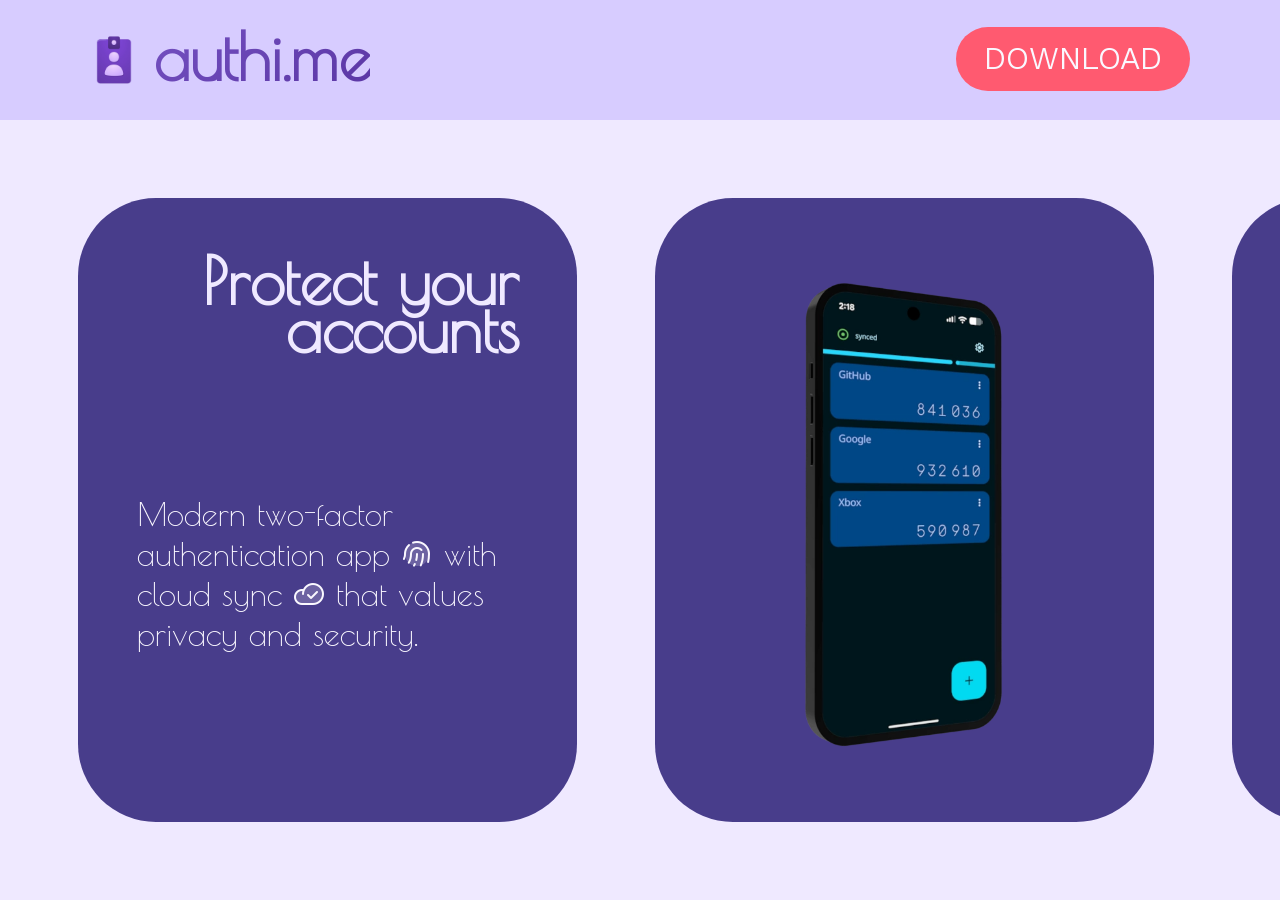
<file: Authi.Web/Authi.Website/index.html>
﻿<!DOCTYPE html>
<html lang="en">
<head>
    <title>authi.me | secure two-factor authenticator app (2fa, totp)</title>
    <meta name="description" content="Modern and secure two-factor authenticator app (2FA, TOTP), cloud sync, and privacy-focused security.">
    <meta name="keywords" content="totp, 2fa, two factor authentication, authenticator app, security, privacy, cloud sync">
    <link rel="canonical" href="https://authi.me/">
    <meta name="author" content="cherepets">
    <meta name="robots" content="index,follow">
    <meta property="og:title" content="authi.me | secure two-factor authenticator app (2fa, totp)">
    <meta property="og:description" content="Modern and secure two-factor authenticator app (2FA, TOTP), cloud sync, and privacy-focused security.">
    <meta property="og:type" content="website">
    <meta property="og:image" content="https://authi.me/icons/twitter.png">
    <meta property="og:url" content="https://authi.me/">
    <meta property="og:site_name" content="authi.me">
    <meta name="twitter:card" content="summary_large_image">
    <meta name="twitter:title" content="authi.me | secure two-factor authenticator app (2fa, totp)">
    <meta name="twitter:description" content="Modern and secure two-factor authenticator app (2FA, TOTP), cloud sync, and privacy-focused security.">
    <meta name="twitter:image" content="https://authi.me/icons/twitter.png">
    <script type="application/ld+json">
        {
            "@context": "https://schema.org",
            "@type": "SoftwareApplication",
            "name": "authi.me",
            "url": "https://authi.me/",
            "description": "Modern and secure two-factor authenticator app (2FA, TOTP), cloud sync, and privacy-focused security.",
            "applicationCategory": "UtilitiesApplication",
            "image": "https://authi.me/images/appicon.png",
            "author": {
                "@type": "Person",
                "name": "Boris Gavrikov",
                "alternateName": "cherepets",
                "url": "https://cherepets.me/"
            }
        }
    </script>
    <link rel="preload" href="fonts/KantumruyPro.woff2" as="font" type="font/woff2" crossorigin />
    <link rel="preload" href="fonts/OpenSans.woff2" as="font" type="font/woff2" crossorigin />
    <link rel="preload" href="fonts/PoiretOne.woff2" as="font" type="font/woff2" crossorigin />
    <link rel="preload" href="phosphor/Phosphor-Duotone.woff2" as="font" type="font/woff2" crossorigin />
    <link rel="stylesheet" href="phosphor/subset.css" />
    <link rel="stylesheet" href="styles/colors.css" />
    <link rel="stylesheet" href="styles/fonts.css" />
    <link rel="stylesheet" href="styles/common.css" />
    <link rel="stylesheet" href="styles/index.css" />
    <link rel="stylesheet" href="styles/cards.css" />
    <link rel="apple-touch-icon" sizes="128x128" href="/icons/icon128x128.png">
    <link rel="icon" type="image/png" sizes="16x16" href="/icons/icon16x16.png">
    <link rel="icon" type="image/png" sizes="32x32" href="/icons/icon32x32.png">
    <link rel="icon" type="image/png" sizes="48x48" href="/icons/icon48x48.png">
    <link rel="icon" type="image/png" sizes="128x128" href="/icons/icon128x128.png">
    <meta name="viewport" content="width=device-width, initial-scale=1.0">
    <meta name="color-scheme" content="dark light">
    <meta name="darkreader-lock">
    <noscript>
        <style>
            body {
                visibility: visible !important;
            }
        </style>
    </noscript>
</head>
<body style="visibility: hidden;">
    <script src="js/code.js" type="module"></script>
    <header>
        <div class="header">
            <a href="/" class="header-left button">
                <img class="header-icon" title="Home" src="images/appicon.webp" alt="Authi app icon" />
                <h1>authi.me</h1>
            </a>
            <a href="/download" class="download-button-header download-button button">
                <p class="download-button-header-title-full">DOWNLOAD</p>
                <p class="download-button-header-title-compact">GET</p>
            </a>
        </div>
    </header>

    <main id="main">
        <div class="card">
            <h2>Protect your<br />accounts</h2>
            <div class="card-content">
                <p>
                    Modern two-factor authentication app&nbsp;<i class="ph-duotone ph-fingerprint-simple"></i>
                    with cloud sync&nbsp;<i class="ph-duotone ph-cloud-check"></i>
                    that values privacy and security.
                </p>
            </div>
        </div>
        <div class="card">
            <img src="images/render_android.webp" title="Authi on Android" alt="Authi two-factor authentication app screenshot on Android">
        </div>
        <div class="card">
            <h2>Cloud<br />sync</h2>
            <ul class="card-content">
                <li><i class="ph-duotone ph-devices"></i>&nbsp;Sync across multiple devices</li>
                <li><i class="ph-duotone ph-ghost"></i>&nbsp;No accounts required</li>
                <li><i class="ph-duotone ph-eye-slash"></i>&nbsp;No telemetry</li>
                <li><i class="ph-duotone ph-gps-slash"></i>&nbsp;No tracking</li>
            </ul>
        </div>
        <div class="card">
            <h2>Offline<br />mode</h2>
            <div class="card-content">
                <p><i>Still don't trust our cloud?</i></p>
                <p>
                    You can use authi.me fully <b>offline</b>&nbsp;<i class="ph-duotone ph-wifi-slash"></i>
                    with backup import and export.
                </p>
            </div>
        </div>
        <div class="card">
            <h2>Cross-<br />platform</h2>
            <ul class="card-content">
                <li><i class="ph-duotone ph-android-logo"></i>&nbsp;Android</li>
                <li><i class="ph-duotone ph-squares-four"></i>&nbsp;Windows</li>
                <li><i class="ph-duotone ph-globe"></i>&nbsp;Web Browsers</li>
                <li><i class="ph-duotone ph-shooting-star"></i>&nbsp;More to come...</li>
            </ul>
        </div>
        <div class="card">
            <h2>Download<br /><span style="margin-right: -0.035em;">now!</span></h2>
            <div class="card-content">
                <p>
                    It's <b>free</b> btw (no paid features / plans / subscriptions) <i class="ph-duotone ph-hand-heart"></i>
                </p>
                <a href="/download" class="download-button button offset-top">DOWNLOAD</a>
            </div>
        </div>
    </main>
</body>
</html>
</file>
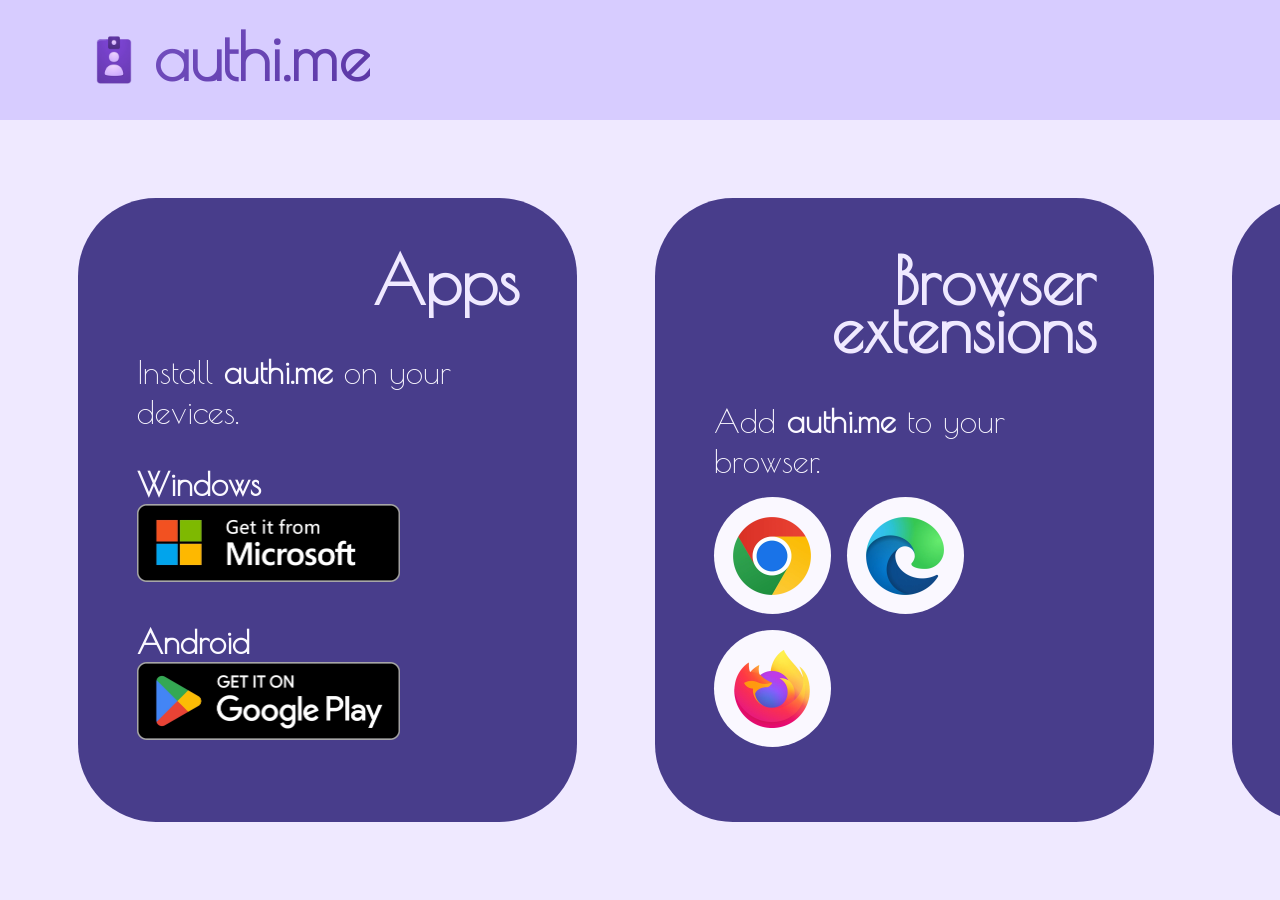
<file: Authi.Web/Authi.Website/download.html>
﻿<!DOCTYPE html>
<html lang="en">
<head>
    <title>authi.me | download. secure two-factor authenticator app</title>
    <meta name="description" content="Download Authi, the secure two-factor authenticator app (2FA, TOTP) for Windows, Android, Google Chrome, Microsoft Edge and Firefox.">
    <meta name="keywords" content="totp, 2fa, two factor authentication, authenticator app, download, windows, android, browser extension">
    <link rel="canonical" href="https://authi.me/download">
    <meta name="author" content="cherepets">
    <meta name="robots" content="index,follow">
    <meta property="og:title" content="authi.me | download. secure two-factor authenticator app">
    <meta property="og:description" content="Download secure two-factor authenticator app (2FA, TOTP) for Windows, Android, Google Chrome, Microsoft Edge and Firefox.">
    <meta property="og:type" content="website">
    <meta property="og:image" content="https://authi.me/icons/twitter.png">
    <meta property="og:url" content="https://authi.me/download">
    <meta property="og:site_name" content="authi.me">
    <meta name="twitter:card" content="summary_large_image">
    <meta name="twitter:title" content="authi.me | download. secure two-factor authenticator app">
    <meta name="twitter:description" content="Download secure two-factor authenticator app (2FA, TOTP) for Windows, Android, Google Chrome, Microsoft Edge and Firefox.">
    <meta name="twitter:image" content="https://authi.me/icons/twitter.png">
    <script type="application/ld+json">
        {
            "@context": "https://schema.org",
            "@type": "SoftwareApplication",
            "name": "authi.me",
            "url": "https://authi.me/",
            "description": "Modern and secure two-factor authenticator app (2FA, TOTP), cloud sync, and privacy-focused security.",
            "applicationCategory": "UtilitiesApplication",
            "image": "https://authi.me/images/appicon.png",
            "author": {
                "@type": "Person",
                "name": "Boris Gavrikov",
                "alternateName": "cherepets",
                "url": "https://cherepets.me/"
            }
        }
    </script>
    <link rel="preload" href="fonts/KantumruyPro.woff2" as="font" type="font/woff2" crossorigin />
    <link rel="preload" href="fonts/OpenSans.woff2" as="font" type="font/woff2" crossorigin />
    <link rel="preload" href="fonts/PoiretOne.woff2" as="font" type="font/woff2" crossorigin />
    <link rel="preload" href="phosphor/Phosphor-Duotone.woff2" as="font" type="font/woff2" crossorigin />
    <link rel="stylesheet" href="phosphor/subset.css" />
    <link rel="stylesheet" href="styles/colors.css" />
    <link rel="stylesheet" href="styles/fonts.css" />
    <link rel="stylesheet" href="styles/common.css" />
    <link rel="stylesheet" href="styles/download.css" />
    <link rel="stylesheet" href="styles/cards.css" />
    <link rel="apple-touch-icon" sizes="128x128" href="/icons/icon128x128.png">
    <link rel="icon" type="image/png" sizes="16x16" href="/icons/icon16x16.png">
    <link rel="icon" type="image/png" sizes="32x32" href="/icons/icon32x32.png">
    <link rel="icon" type="image/png" sizes="48x48" href="/icons/icon48x48.png">
    <link rel="icon" type="image/png" sizes="128x128" href="/icons/icon128x128.png">
    <meta name="viewport" content="width=device-width, initial-scale=1.0">
    <meta name="color-scheme" content="dark light">
    <meta name="darkreader-lock">
    <noscript>
        <style>
            body {
                visibility: visible !important;
            }
        </style>
    </noscript>
</head>
<body style="visibility: hidden;">
    <script src="js/code.js" type="module"></script>
    <header>
        <div class="header">
            <a href="/" class="header-left button">
                <img class="header-icon" title="Home" src="images/appicon.webp" alt="Authi app icon" />
                <h1>authi.me</h1>
            </a>
        </div>
    </header>

    <main id="main">
        <div class="card">
            <h2>Apps</h2>
            <div class="card-content">
                <p>Install <b>authi.me</b> on your devices.</p>
                <p class="offset-top"><b>Windows</b></p>
                <a href="https://apps.microsoft.com/store/detail/9MVC7RHMZ304?cid=DevShareMCLPCS" target="_blank">
                    <img class="store-link" title="Get it from Microsoft" src="images/store_microsoft.webp" alt="Download Authi from Microsoft Store" />
                </a>
                <p class="offset-top"><b>Android</b></p>
                <a href="https://play.google.com/store/apps/details?id=me.cherepets.authi.app" target="_blank">
                    <img class="store-link" title="Get it on Google Play" src="images/store_google.webp" alt="Download Authi from Google Play Store" />
                </a>
            </div>
        </div>
        <div class="card">
            <h2>Browser<br />extensions</h2>
            <div class="card-content">
                <p>Add <b>authi.me</b> to your browser.</p>
                <div class="extensions-grid offset-top">
                    <a class="extension-item" href="https://chromewebstore.google.com/detail/authi/fpmibfcpnpabikomhcclmbbibafcfdkm" target="_blank">
                        <img class="store-link" title="Chrome" src="images/browser_chrome.webp" alt="Authi browser extension for Chrome" />
                    </a>
                    <a class="extension-item" href="https://microsoftedge.microsoft.com/addons/detail/authi/ajdmnadjnphghjcnefiddndfhlkeflna" target="_blank">
                        <img class="store-link" title="Edge" src="images/browser_edge.webp" alt="Authi browser extension for Microsoft Edge" />
                    </a>
                    <a class="extension-item" href="https://addons.mozilla.org/en-US/firefox/addon/authi/" target="_blank">
                        <img class="store-link" title="Firefox" src="images/browser_firefox.webp" alt="Authi browser extension for Firefox" />
                    </a>
                </div>
            </div>
        </div>
        <div class="card">
            <h2>Links</h2>
            <ul class="card-content">
                <li><a href="/privacy"><i class="ph-duotone ph-newspaper"></i>&nbsp;Privacy policy</a></li>
                <li><a href="https://github.com/cherepets/authi.me" target="_blank"><i class="ph-duotone ph-git-pull-request"></i>&nbsp;Source code</a></li>
                <li><a href="mailto:cherepets@outlook.com"><i class="ph-duotone ph-envelope-simple-open"></i>&nbsp;Email me</a></li>
                <li><a href="https://cherepets.me" target="_blank"><i class="ph-duotone ph-identification-card"></i>&nbsp;My website</a></li>
            </ul>
        </div>
    </main>
</body>
</html>
</file>
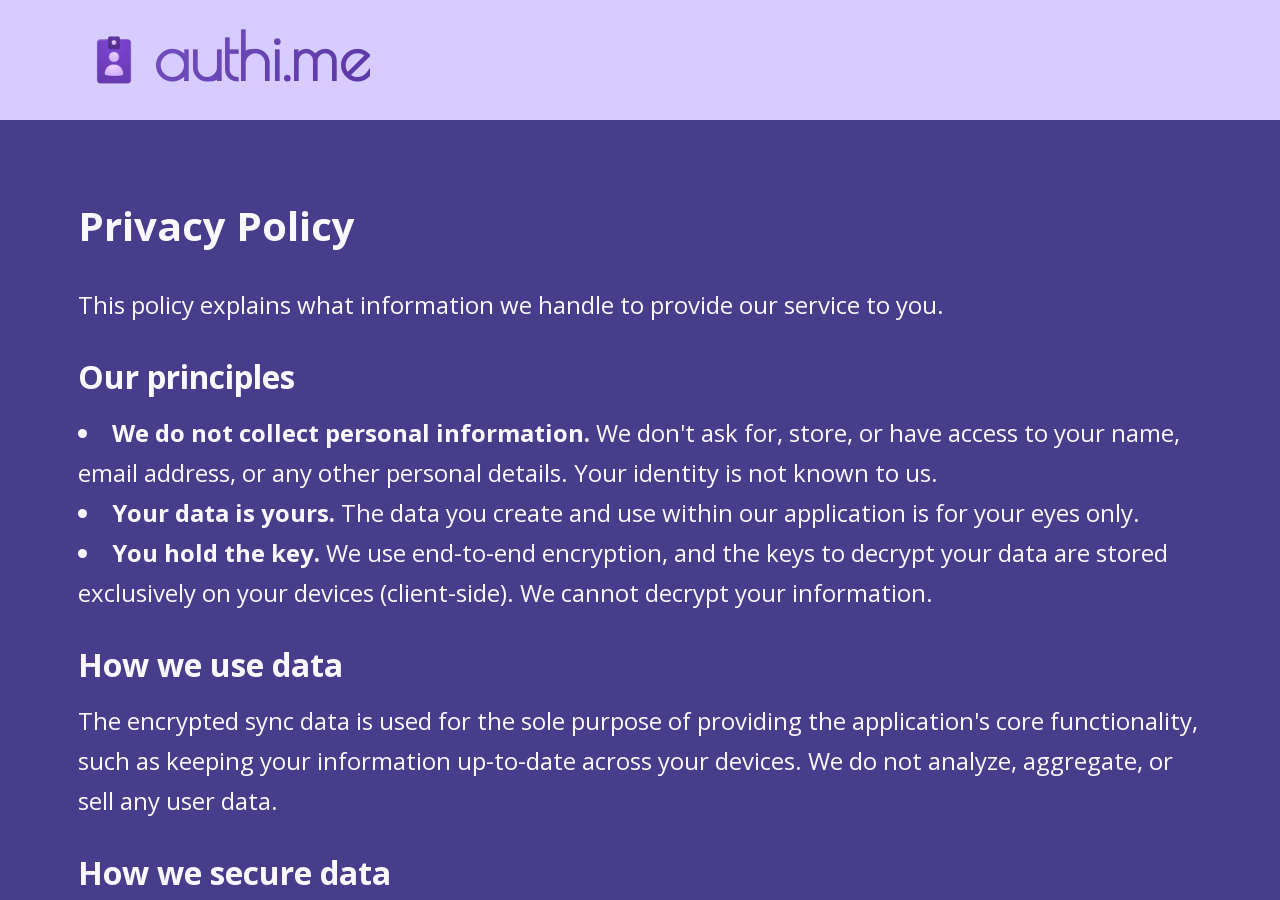
<file: Authi.Web/Authi.Website/privacy.html>
﻿<!DOCTYPE html>
<html lang="en">
<head>
    <title>authi.me | privacy policy. secure two-factor authenticator app</title>
    <meta name="description" content="authi.me Privacy Policy: Learn how our secure two-factor authenticator app (2FA, TOTP) handles your data and protects your privacy.">
    <meta name="keywords" content="privacy policy, 2fa, two factor authentication, totp, data protection, security">
    <link rel="canonical" href="https://authi.me/privacy">
    <meta name="author" content="cherepets">
    <meta name="robots" content="index,follow">
    <meta property="og:title" content="authi.me | privacy policy. secure two-factor authenticator app">
    <meta property="og:description" content="Learn how our secure two-factor authenticator app (2FA, TOTP) handles your data and protects your privacy.">
    <meta property="og:type" content="website">
    <meta property="og:image" content="https://authi.me/icons/twitter.png">
    <meta property="og:url" content="https://authi.me/privacy">
    <meta property="og:site_name" content="authi.me">
    <meta name="twitter:card" content="summary_large_image">
    <meta name="twitter:title" content="authi.me | privacy policy. secure two-factor authenticator app">
    <meta name="twitter:description" content="Learn how our secure two-factor authenticator app (2FA, TOTP) handles your data and protects your privacy.">
    <meta name="twitter:image" content="https://authi.me/icons/twitter.png">
    <script type="application/ld+json">
        {
            "@context": "https://schema.org",
            "@type": "SoftwareApplication",
            "name": "authi.me",
            "url": "https://authi.me/",
            "description": "Modern and secure two-factor authenticator app (2FA, TOTP), cloud sync, and privacy-focused security.",
            "applicationCategory": "UtilitiesApplication",
            "image": "https://authi.me/images/appicon.png",
            "author": {
                "@type": "Person",
                "name": "Boris Gavrikov",
                "alternateName": "cherepets",
                "url": "https://cherepets.me/"
            }
        }
    </script>
    <link rel="preload" href="fonts/KantumruyPro.woff2" as="font" type="font/woff2" crossorigin />
    <link rel="preload" href="fonts/OpenSans.woff2" as="font" type="font/woff2" crossorigin />
    <link rel="preload" href="fonts/PoiretOne.woff2" as="font" type="font/woff2" crossorigin />
    <link rel="stylesheet" href="styles/colors.css" />
    <link rel="stylesheet" href="styles/fonts.css" />
    <link rel="stylesheet" href="styles/common.css" />
    <link rel="stylesheet" href="styles/privacy.css" />
    <link rel="apple-touch-icon" sizes="128x128" href="/icons/icon128x128.png">
    <link rel="icon" type="image/png" sizes="16x16" href="/icons/icon16x16.png">
    <link rel="icon" type="image/png" sizes="32x32" href="/icons/icon32x32.png">
    <link rel="icon" type="image/png" sizes="48x48" href="/icons/icon48x48.png">
    <link rel="icon" type="image/png" sizes="128x128" href="/icons/icon128x128.png">
    <meta name="viewport" content="width=device-width, initial-scale=1.0">
    <meta name="color-scheme" content="dark light">
    <meta name="darkreader-lock">
    <noscript>
        <style>
            body {
                visibility: visible !important;
            }
        </style>
    </noscript>
</head>
<body style="visibility: hidden;">
    <script src="js/code.js" type="module"></script>
    <header>
        <div class="header">
            <a href="/" class="header-left button">
                <img class="header-icon" title="Home" src="images/appicon.webp" alt="Authi app icon" />
                <h1>authi.me</h1>
            </a>
        </div>
    </header>

    <main>
        <div class="content-container">
            <h2>Privacy Policy</h2>
            <div class="content">
                <div class="space-y-8">
                    <!-- Introduction -->
                    <section>
                        <p>This policy explains what information we handle to provide our service to you.</p>
                    </section>

                    <!-- Core Principles -->
                    <section>
                        <h3>Our principles</h3>
                        <ul class="space-y-3">
                            <li><strong class="font-semibold">We do not collect personal information.</strong> We don't ask for, store, or have access to your name, email address, or any other personal details. Your identity is not known to us.</li>
                            <li><strong class="font-semibold">Your data is yours.</strong> The data you create and use within our application is for your eyes only.</li>
                            <li><strong class="font-semibold">You hold the key.</strong> We use end-to-end encryption, and the keys to decrypt your data are stored exclusively on your devices (client-side). We cannot decrypt your information.</li>
                        </ul>
                    </section>

                    <!-- Data Usage -->
                    <section>
                        <h3>How we use data</h3>
                        <p>The encrypted sync data is used for the sole purpose of providing the application's core functionality, such as keeping your information up-to-date across your devices. We do not analyze, aggregate, or sell any user data.</p>
                    </section>

                    <!-- Data Handling -->
                    <section>
                        <h3>How we secure data</h3>
                        <div>
                            <p>To enable features like syncing your information across multiple devices, we need to store some data on our servers. However, this data is handled with the highest level of security:</p>
                            <ul class="space-y-3">
                                <li><strong class="font-semibold">End-to-End Encryption:</strong> All data is encrypted on your device before it's sent to our servers, ensuring it remains private during transit and while stored.</li>
                                <li><strong class="font-semibold">Client-Side Keys:</strong> The decryption keys required to read this data are generated and stored <strong class="font-semibold">only on your local device(s)</strong>. We do not have access to these keys, and therefore, we cannot view, access, or share your content. If you lose your keys, even we cannot help you recover the data.</li>
                            </ul>
                        </div>
                    </section>

                    <!-- Policy Changes -->
                    <section>
                        <h3>Changes to this privacy policy</h3>
                        <p>We may update this policy from time to time. If we make significant changes, we will notify you through the application or by posting the new policy on this page. We encourage you to review this policy periodically.</p>
                    </section>

                    <!-- Contact -->
                    <section>
                        <h3>Contact us</h3>
                        <p>If you have any questions about this Privacy Policy, please feel free to contact us at <a href="mailto:cherepets@outlook.com">cherepets@outlook.com</a>.</p>
                    </section>
                </div>
            </div>
        </div>
    </main>
</body>
</html>
</file>
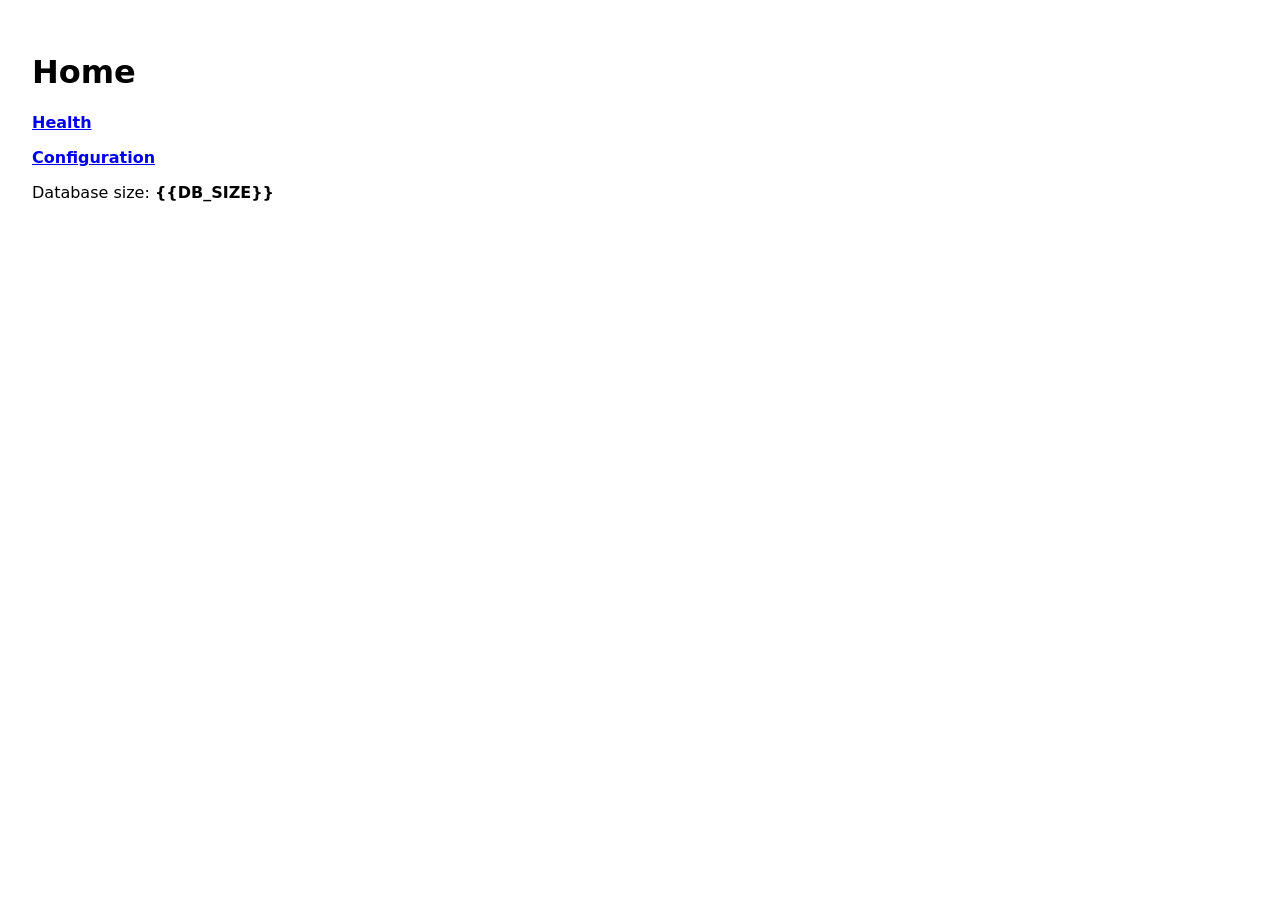
<file: Authi.Server/Authi.Server/Web/html/dashboard.html>
<!DOCTYPE html>
<html lang="en">
<head>
    <title>Authi | Home</title>
    <meta name="viewport" content="width=device-width, initial-scale=1">
    <style>
        body {
            font-family: system-ui, sans-serif;
            background: white;
            color: black;
            margin: 0;
            padding: 2rem;
        }
    </style>
</head>
<body>
    <main>
        <h1>Home</h1>
        <p><b><a href="/health">Health</a></b></p>
        <p><b><a href="/config">Configuration</a></b></p>
        <p>Database size: <b>{{DB_SIZE}}</b></p>
    </main>
</body>
</html>
</file>
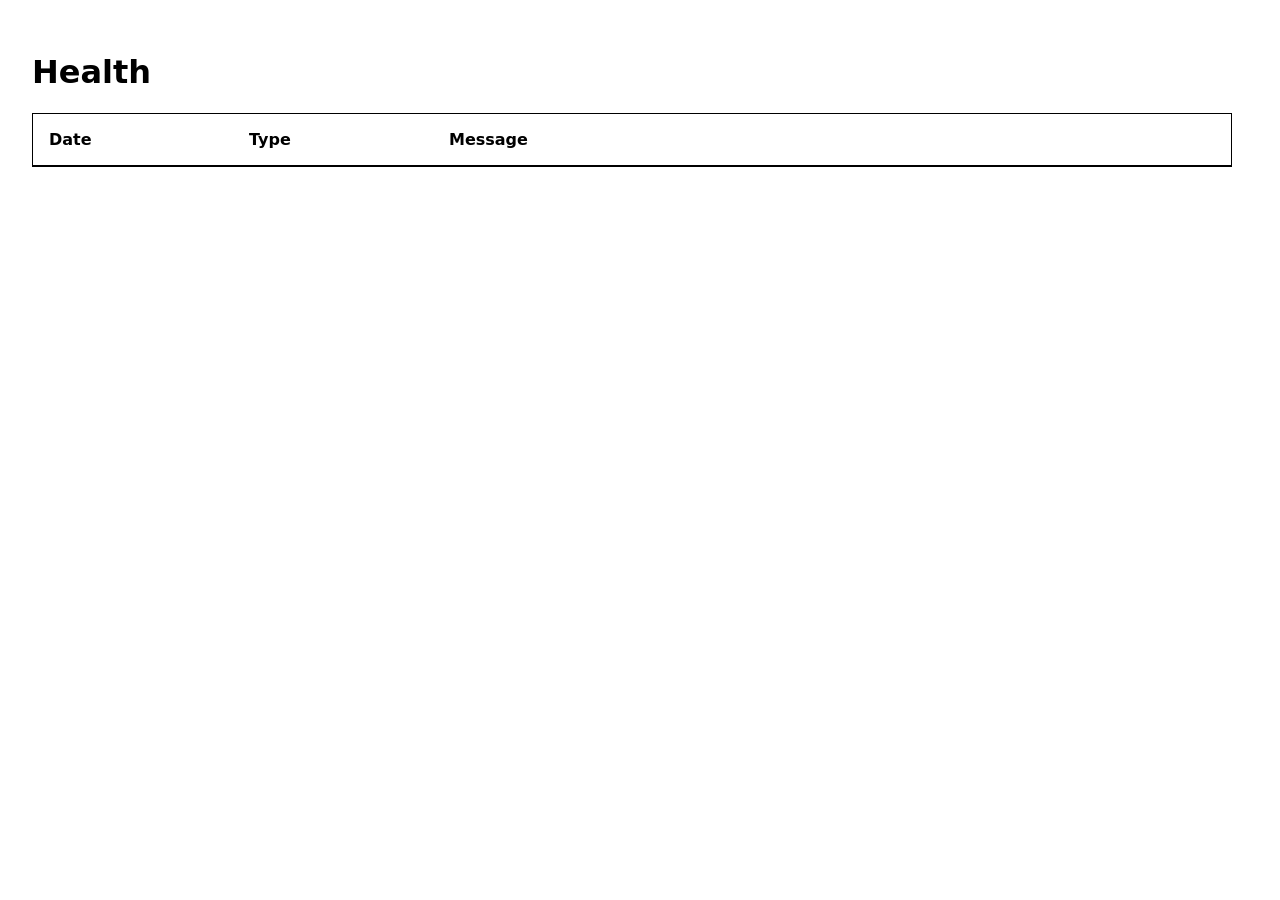
<file: Authi.Server/Authi.Server/Web/html/health.html>
﻿<!DOCTYPE html>
<html lang="en">
<head>
    <title>Authi | Health</title>
    <style>
        body {
            font-family: system-ui, sans-serif;
            background: white;
            color: black;
            margin: 0;
            padding: 2rem;
        }

        .container {
            max-width: 1200px;
        }

        .health-table {
            border: 1px solid black;
        }

        .header {
            display: grid;
            grid-template-columns: 200px 200px 1fr 40px;
            font-weight: 600;
            border-bottom: 1px solid black;
        }

        .header > div {
            padding: 1rem;
        }

        .empty {
            text-align: center;
            padding: 2rem;
        }
    </style>
</head>
<body>
    <div class="container">
        <h1>Health</h1>
        <div class="health-table">
            <div class="header">
                <div>Date</div>
                <div>Type</div>
                <div>Message</div>
                <div></div>
            </div>
            <div id="table-body"></div>
        </div>
    </div>

    <template id="event-row-template">
        <style>
            :host {
                display: block;
                border-top: 1px solid black;
            }

            .row-container {
                cursor: pointer;
            }

            .summary {
                display: grid;
                grid-template-columns: 200px 200px 1fr 40px;
                align-items: center;
            }

            .summary > div {
                padding: 1rem;
                overflow: hidden;
                text-overflow: ellipsis;
                white-space: nowrap;
            }

            .chevron {
                display: inline-block;
                border: solid black;
                border-width: 0 2px 2px 0;
                padding: 0.25rem;
                transform: rotate(45deg);
            }

            :host(.expanded) .chevron {
                transform: rotate(-135deg);
            }

            .details {
                display: none;
                padding: 0 1rem 1rem;
            }

            :host(.expanded) .details {
                display: block;
            }

            .stack {
                margin: 0;
                padding: 1rem;
                background: black;
                color: white;
                overflow-x: auto;
                font-family: monospace;
                white-space: pre-wrap;
                word-break: break-all;
            }
        </style>
        <div class="row-container">
            <div class="summary">
                <div class="date"></div>
                <div class="type"></div>
                <div class="msg-text"></div>
                <div style="text-align:center"><i class="chevron"></i></div>
            </div>
            <div class="details">
                <pre class="stack"></pre>
            </div>
        </div>
    </template>

    <script>
        customElements.define('app-health-row', class extends HTMLElement {
            constructor() {
                super();
                this.attachShadow({ mode: 'open' });
                const template = document.getElementById('event-row-template').content;
                this.shadowRoot.appendChild(template.cloneNode(true));
            }

            connectedCallback() {
                const data = JSON.parse(this.getAttribute('data'));
                const root = this.shadowRoot;

                root.querySelector('.date').textContent = new Date(data.dateTimeOffset).toLocaleString();
                root.querySelector('.type').textContent = data.exceptionType;
                root.querySelector('.msg-text').textContent = data.message;
                root.querySelector('.stack').textContent = data.stackTrace || 'No additional details available.';

                root.querySelector('.row-container').onclick = () => this.classList.toggle('expanded');
            }
        });

        const rawData = {{DATA}};
        const body = document.getElementById('table-body');

        if (!rawData || rawData.length === 0) {
            body.innerHTML = '<div class="empty">No events recorded.</div>';
        } else {
            rawData.forEach(e => {
                const row = document.createElement('app-health-row');
                row.setAttribute('data', JSON.stringify(e));
                body.appendChild(row);
            });
        }
    </script>
</body>
</html>
</file>
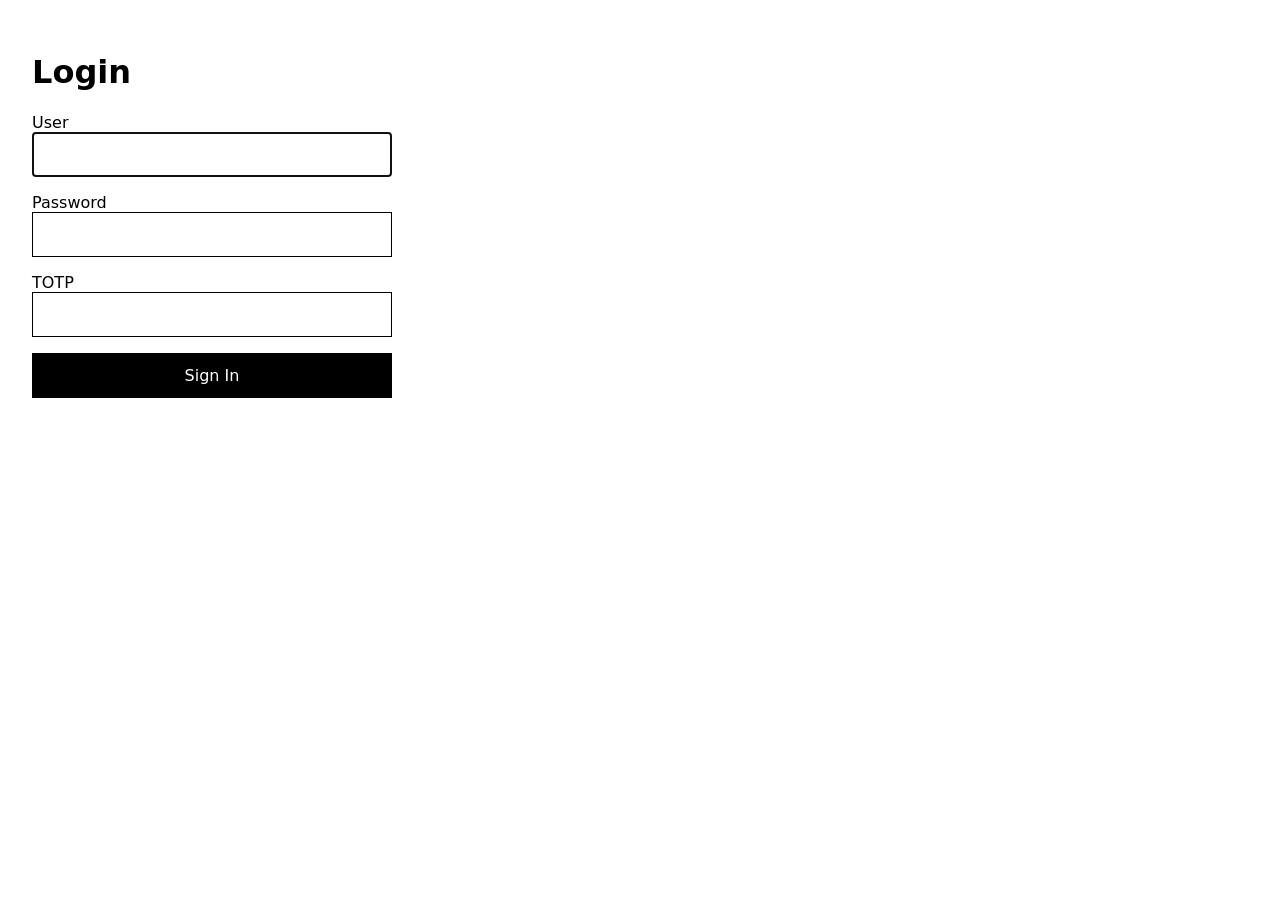
<file: Authi.Server/Authi.Server/Web/html/login.html>
﻿<!DOCTYPE html>
<html lang="en">
<head>
    <title>Authi | Login</title>
    <style>
        body {
            font-family: system-ui, sans-serif;
            background: white;
            color: black;
            margin: 0;
            padding: 2rem;
        }

        input {
            width: 100%;
            box-sizing: border-box;
            background: white;
            border: 1px solid black;
            color: black;
            padding: 0.75rem;
            font: inherit;
        }

        button {
            width: 100%;
            padding: 0.75rem;
            background: black;
            border: 1px solid black;
            color: white;
            font: inherit;
            cursor: pointer;
        }

        .login-card {
            width: 100%;
            max-width: 360px;
        }

        .form-group {
            margin-bottom: 1rem;
        }
    </style>
</head>
<body>

    <div class="login-card">
        <h1>Login</h1>

        <form id="login-form">
            <div class="form-group">
                <label for="username">User</label><br>
                <input type="text" id="username" autocomplete="username" required autofocus>
            </div>

            <div class="form-group">
                <label for="password">Password</label><br>
                <input type="password" id="password" autocomplete="current-password" required>
            </div>

            <div class="form-group">
                <label for="totp">TOTP</label><br>
                <input type="text" id="totp" inputmode="numeric" autocomplete="one-time-code" pattern="[0-9]{6}" required>
            </div>

            <button type="submit" id="submit-btn">Sign In</button>
        </form>
    </div>

    <script>
        async function sha256(message) {
            const msgBuffer = new TextEncoder().encode(message);
            const hashBuffer = await crypto.subtle.digest('SHA-256', msgBuffer);
            const hashArray = Array.from(new Uint8Array(hashBuffer));
            return btoa(String.fromCharCode.apply(null, hashArray));
        }

        async function generateToken(user, pass, totp) {
            const credentialHash = await sha256(`${user}:${pass}`);
            return `${credentialHash}:${Date.now()}:${totp}`;
        }

        document.getElementById('login-form').onsubmit = async (e) => {
            e.preventDefault();
            const btn = document.getElementById('submit-btn');
            btn.disabled = true;

            const user = document.getElementById('username').value;
            const pass = document.getElementById('password').value;
            const totp = document.getElementById('totp').value;
            const token = await generateToken(user, pass, totp);
            document.cookie = `auth=${encodeURIComponent(token)}; samesite=strict`;

            const response = await fetch('/auth', {
                method: 'POST'
            }).catch(() => null);

            if (!response || !response.ok) {
                document.cookie = 'auth=; max-age=0; samesite=strict';
                const error = response ? await response.text() : null;
                alert(error || 'Unknown error.');
                btn.disabled = false;
                return;
            }

            window.location.reload();
        };
    </script>
</body>
</html>
</file>
<file: Authi.Web/Authi.Website/phosphor/subset.css>
@font-face {
    font-family: "Phosphor-Duotone";
    src: url("./Phosphor-Duotone.woff2");
    font-weight: normal;
    font-style: normal;
    font-display: swap;
}

.ph-duotone {
    /* use !important to prevent issues with browser extensions that change fonts */
    font-family: "Phosphor-Duotone" !important;
    speak: never;
    font-style: normal;
    font-weight: normal;
    font-variant: normal;
    text-transform: none;
    line-height: 1;
    /* Better Font Rendering =========== */
    -webkit-font-smoothing: antialiased;
    -moz-osx-font-smoothing: grayscale;
}

    .ph-duotone.ph-android-logo:before {
        content: "\e008";
        opacity: 0.2;
    }

    .ph-duotone.ph-android-logo:after {
        content: "\e009";
        margin-left: -1em;
    }

    .ph-duotone.ph-cloud-check:before {
        content: "\e1b0";
        opacity: 0.2;
    }

    .ph-duotone.ph-cloud-check:after {
        content: "\e1b1";
        margin-left: -1em;
    }

    .ph-duotone.ph-devices:before {
        content: "\eba4";
        opacity: 0.2;
    }

    .ph-duotone.ph-devices:after {
        content: "\eba5";
        margin-left: -1em;
    }

    .ph-duotone.ph-envelope-simple-open:before {
        content: "\e21a";
        opacity: 0.2;
    }

    .ph-duotone.ph-envelope-simple-open:after {
        content: "\e21b";
        margin-left: -1em;
    }

    .ph-duotone.ph-eye-slash:before {
        content: "\e224";
        opacity: 0.2;
    }

    .ph-duotone.ph-eye-slash:after {
        content: "\e225";
        margin-left: -1em;
    }

    .ph-duotone.ph-fingerprint-simple:before {
        content: "\e240";
        opacity: 0.2;
    }

    .ph-duotone.ph-fingerprint-simple:after {
        content: "\e241";
        margin-left: -1em;
    }

    .ph-duotone.ph-ghost:before {
        content: "\e62a";
        opacity: 0.2;
    }

    .ph-duotone.ph-ghost:after {
        content: "\e62b";
        margin-left: -1em;
    }

    .ph-duotone.ph-git-pull-request:before {
        content: "\e282";
        opacity: 0.2;
    }

    .ph-duotone.ph-git-pull-request:after {
        content: "\e283";
        margin-left: -1em;
    }

    .ph-duotone.ph-globe:before {
        content: "\e288";
        opacity: 0.2;
    }

    .ph-duotone.ph-globe:after {
        content: "\e289";
        margin-left: -1em;
    }

    .ph-duotone.ph-gps-slash:before {
        content: "\edd4";
        opacity: 0.2;
    }

    .ph-duotone.ph-gps-slash:after {
        content: "\edd5";
        margin-left: -1em;
    }

    .ph-duotone.ph-hand-heart:before {
        content: "\e810";
        opacity: 0.2;
    }

    .ph-duotone.ph-hand-heart:after {
        content: "\e811";
        margin-left: -1em;
    }

    .ph-duotone.ph-identification-card:before {
        content: "\e2c8";
        opacity: 0.2;
    }

    .ph-duotone.ph-identification-card:after {
        content: "\e2c9";
        margin-left: -1em;
    }

    .ph-duotone.ph-newspaper:before {
        content: "\e344";
        opacity: 0.2;
    }

    .ph-duotone.ph-newspaper:after {
        content: "\e345";
        margin-left: -1em;
    }

    .ph-duotone.ph-shooting-star:before {
        content: "\ecfa";
        opacity: 0.2;
    }

    .ph-duotone.ph-shooting-star:after {
        content: "\ecfb";
        margin-left: -1em;
    }

    .ph-duotone.ph-squares-four:before {
        content: "\e464";
        opacity: 0.2;
    }

    .ph-duotone.ph-squares-four:after {
        content: "\e465";
        margin-left: -1em;
    }

    .ph-duotone.ph-wifi-slash:before {
        content: "\e4f2";
        opacity: 0.2;
    }

    .ph-duotone.ph-wifi-slash:after {
        content: "\e4f3";
        margin-left: -1em;
    }
</file>
<file: Authi.Web/Authi.Website/styles/colors.css>
﻿:root {
    /* Background */
    --main-background: #efe9ff;
    --card-background: #483d8b;
    --header-background: #d7ccff;
    --button-background: #ff5a70;
    --button-background-hover: #ff324e;
    /* Foreground */
    --primary-foreground: #ffffff;
    --secondary-foreground: #faf8ff;
    --tertiary-foreground: #efe9ff;
    --header-foreground: linear-gradient(145deg, #7551c2, #5a36a4);
}
</file>
<file: Authi.Web/Authi.Website/styles/fonts.css>
﻿@font-face {
    font-family: "Kantumruy Pro";
    src: url(../fonts/KantumruyPro.woff2);
    font-display: swap;
}

@font-face {
    font-family: "Open Sans";
    src: url(../fonts/OpenSans.woff2);
    font-display: swap;
}

@font-face {
    font-family: "Poiret One";
    src: url(../fonts/PoiretOne.woff2);
    font-display: swap;
}
</file>
<file: Authi.Web/Authi.Website/styles/common.css>
﻿:root {
    color-scheme: dark light;
}

* {
    box-sizing: border-box;
    margin: 0;
    padding: 0;
}

body {
    font-family: "Poiret One", sans-serif;
    background: var(--main-background);
    overflow-x: hidden;
}

header {
    position: sticky;
    top: 0;
    height: 120px;
    background: var(--header-background);
    display: flex;
    align-items: center;
    justify-content: center;
    z-index: 10;
}

h1 {
    font-weight: 900;
    font-size: 4rem;
    margin-top: -0.5rem;
    background: var(--header-foreground);
    -webkit-background-clip: text;
    -webkit-text-fill-color: transparent;
    background-clip: text;
    color: transparent;
    text-transform: lowercase;
}

a {
    color: var(--primary-foreground);
    font-weight: bold;
    text-decoration: none;
}

    a:hover {
        text-decoration: underline;
    }

.button {
    display: flex;
    align-items: center;
    justify-content: center;
}

    .button:hover {
        text-decoration: none;
    }

.header {
    display: flex;
    width: calc(100vw - 100vh * 0.2);
    justify-content: space-between;
}

.header-left {
    display: flex;
    align-items: center;
    gap: 16px;
    cursor: pointer;
}

.header-icon {
    width: 48px;
    height: 48px;
}

.ph-duotone {
    vertical-align: -5%;
}

@view-transition {
    navigation: auto;
}

/* Scrollbar */
::-webkit-scrollbar {
    width: 16px;
    height: 16px;
}

::-webkit-scrollbar-track {
    background: transparent;
}

::-webkit-scrollbar-thumb {
    background: var(--card-background);
    border-radius: 8px;
    border: 4px solid transparent;
    background-clip: content-box;
}

html, body {
    overflow-y: auto;
    scrollbar-width: none;
}

    html::-webkit-scrollbar,
    body::-webkit-scrollbar {
        display: none;
    }
/* Scrollbar */
</file>
<file: Authi.Web/Authi.Website/styles/index.css>
﻿.download-button {
    font-family: "Kantumruy Pro", sans-serif;
    font-weight: 400;
    font-size: 2rem;
    background: var(--button-background);
    color: var(--secondary-foreground);
    border: none;
    height: 64px;
    border-radius: 32px;
    padding: 12px 28px;
    cursor: pointer;
    transition: background 0.2s ease, border-radius 0.2s ease;
}

    .download-button:hover {
        background: var(--button-background-hover);
        color: var(--primary-foreground);
        border-radius: 16px;
    }

.download-button-header-title-compact {
    visibility: hidden;
    width: 0px;
    height: 0px;
}

@media (max-width: 600px) {
    .download-button-header-title-full {
        visibility: hidden;
        width: 0px;
        height: 0px;
    }

    .download-button-header-title-compact {
        visibility: inherit;
        width: auto;
        height: auto;
    }
}

@media (max-width: 400px) {
    h1 {
        font-size: 3rem;
    }
}

@media (max-width: 360px) {
    h1 {
        visibility: hidden;
        width: 0px;
        height: 0px;
    }
}
</file>
<file: Authi.Web/Authi.Website/styles/cards.css>
﻿h2 {
    font-size: 4rem;
    line-height: 3rem;
    text-align: right;
    margin-bottom: 2rem;
    color: var(--tertiary-foreground);
}

main {
    display: flex;
    flex-direction: row;
    align-items: center;
    height: calc(100vh - 120px);
    overflow-x: scroll;
    overflow-y: hidden;
    gap: calc((100vh - 120px) * 0.1);
    padding: calc((100vh - 120px) * 0.1);
}

li {
    list-style: none;
    margin: 0.75rem 0;
}

.offset-top {
    margin-top: 2rem;
}

.card {
    background: var(--card-background);
    width: calc((100vh - 120px) * 0.8 * 0.8);
    height: calc((100vh - 120px) * 0.8);
    border-radius: calc((100vh - 120px) * 0.1);
    padding: calc((100vh - 120px) * 0.075);
    flex: 0 0 auto;
    color: var(--secondary-foreground);
    display: flex;
    flex-direction: column;
    opacity: 0;
    animation: cardFadeIn 0.6s ease-out forwards;
}

.card-content {
    font-size: 2.5rem;
    line-height: 3.5rem;
    max-width: 100%;
    flex: 1;
    display: flex;
    flex-direction: column;
    justify-content: center;
}

.card:nth-child(0) {
    animation-delay: 0.05s;
}

.card:nth-child(1) {
    animation-delay: 0.20s;
}

.card:nth-child(2) {
    animation-delay: 0.35s;
}

.card:nth-child(3) {
    animation-delay: 0.50s;
}

.card:nth-child(4) {
    animation-delay: 0.65s;
}

.card:nth-child(5) {
    animation-delay: 0.80s;
}

.card:nth-child(6) {
    animation-delay: 0.95s;
}

.card:nth-child(7) {
    animation-delay: 1.10s;
}

.card:nth-child(8) {
    animation-delay: 1.25s;
}

.card:nth-child(9) {
    animation-delay: 1.40s;
}

@keyframes cardFadeIn {
    from {
        opacity: 0;
        filter: saturate(0);
    }

    to {
        opacity: 1;
        filter: saturate(1);
    }
}

@media (max-height: 600px), (max-width: calc(80vh - 120px)) {
    main {
        flex-direction: column;
        align-items: center;
        overflow-x: hidden;
        overflow-y: scroll;
        gap: calc(100vw * 0.1);
        padding: calc(100vw * 0.1);
        padding-bottom: calc((100vh - 120px) * 0.2);
        height: calc(100vh - 120px);
    }

    .header {
        width: calc(100vw * 0.8);
    }

    .card {
        width: calc(100vw * 0.8);
        height: auto;
        min-height: calc(100vw);
        border-radius: calc(100vw * 0.1);
        padding: calc(100vw * 0.075);
    }

    .extensions-grid {
        margin-top: 1rem;
    }
}

@media (min-height: 600px) and (max-height: 800px) {
    h2 {
        font-size: 3rem;
        line-height: 2rem;
    }

    .card-content {
        font-size: 1.5rem;
        line-height: 1.75rem;
    }

    .store-link {
        height: 52px;
    }

    .extensions-grid {
        margin-top: 1rem;
    }

    .extension-item {
        width: 78px;
    }
}

@media (min-height: 800px) and (max-height: 1000px) {
    .card-content {
        font-size: 2rem;
        line-height: 2.5rem;
    }

    .extensions-grid {
        margin-top: 1rem;
    }
}

@media (max-width: 400px) {
    .store-link {
        height: 52px;
    }

    .extensions-grid {
        margin-top: 1rem;
    }

    .extension-item {
        width: 78px;
    }
}
</file>
<file: Authi.Web/Authi.Website/styles/download.css>
﻿.store-link {
    height: 78px;
}

    .store-link:hover {
        filter: saturate(1.5);
    }

.extensions-grid {
    display: flex;
    flex-wrap: wrap;
    justify-content: flex-start;
    gap: 1rem;
}

.extension-item {
    width: 117px;
    aspect-ratio: 1 / 1;
    background: var(--secondary-foreground);
    border-radius: 64px;
    display: flex;
    flex-direction: column;
    align-items: center;
    justify-content: center;
    cursor: pointer;
    transition: background 0.2s ease, border-radius 0.2s ease;
}

    .extension-item:hover {
        background: var(--primary-foreground);
        border-radius: 32px;
        filter: saturate(1.5);
    }
</file>
<file: Authi.Web/Authi.Website/styles/privacy.css>
﻿h2 {
    font-size: 2.5rem;
    font-weight: bold;
    margin-bottom: 2rem;
}

h3 {
    font-size: 2rem;
    font-weight: bold;
    margin-bottom: 1rem;
}

main {
    background: var(--card-background);
    overflow-x: hidden;
    overflow-y: scroll;
    height: calc(100vh - 120px);
}

li {
    list-style: inside;
}

section {
    margin-bottom: 2rem;
}

.content-container {
    font-family: "Open Sans", sans-serif;
    padding: calc((100vh - 120px) * 0.1);
    padding-bottom: calc((100vh - 120px) * 0.2);
    flex: 0 0 auto;
    color: var(--secondary-foreground);
    display: flex;
    flex-direction: column;
}

.content {
    font-size: 1.5rem;
    line-height: 2.5rem;
    max-width: 100%;
    flex: 1;
    display: flex;
    flex-direction: column;
    justify-content: center;
}

@media (max-height: 600px), (max-width: calc(80vh - 120px)) {
    .header {
        width: calc(100vw * 0.8);
    }
}

@media (min-height: 600px) and (max-height: 800px) {
    h2 {
        font-size: 3rem;
        line-height: 2rem;
    }
}
</file>
